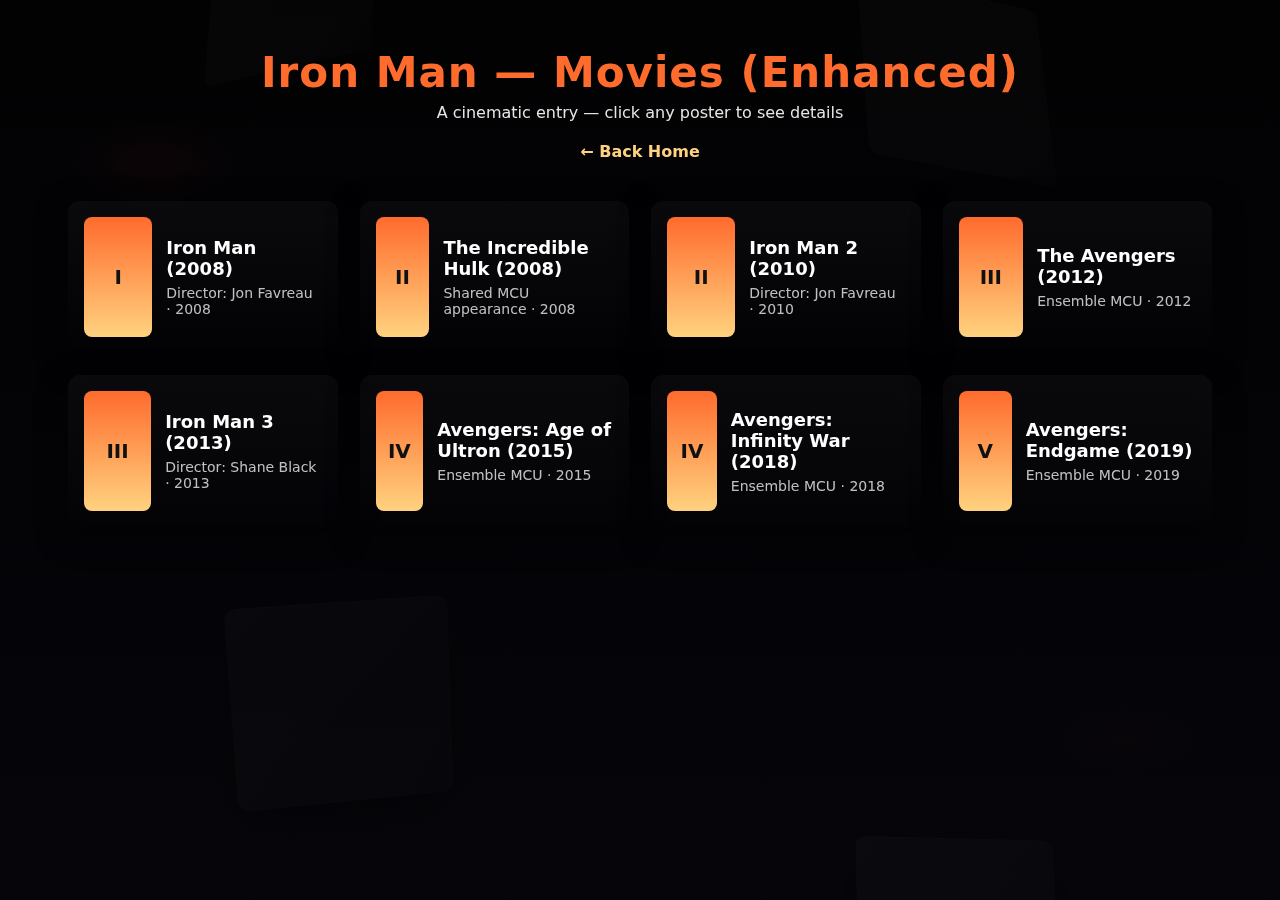
<file: movies.html>
<!doctype html>
<html lang="en">
<head>
  <meta charset="utf-8" />
  <meta name="viewport" content="width=device-width,initial-scale=1" />
  <title>IRON MAN — Movies</title>
  <link rel="stylesheet" href="movies.css">
</head>
<body>
  <canvas id="starfield" aria-hidden="true"></canvas>

  <div class="scene3d">
    <div class="space"></div>
    <div class="grid3d" aria-hidden="true">
      <div class="cube c1"></div>
      <div class="cube c2"></div>
      <div class="cube c3"></div>
      <div class="cube c4"></div>
      <div class="cube c5"></div>
      <div class="cube c6"></div>
      <div class="cube c7"></div>
      <div class="cube c8"></div>
    </div>

    <header class="movies-header">
      <h1>Iron Man — Movies (Enhanced)</h1>
      <p class="subtitle">A cinematic entry — click any poster to see details</p>
      <a class="back" href="index.html">← Back Home</a>
      <div class="header-glow"></div>
    </header>

    <main class="movies-list">
      <div class="movie-card">
        <div class="poster">I</div>
        <div class="meta">
          <h3>Iron Man (2008)</h3>
          <p>Director: Jon Favreau · 2008</p>
        </div>
      </div>

      <div class="movie-card">
        <div class="poster">II</div>
        <div class="meta">
          <h3>The Incredible Hulk (2008)</h3>
          <p>Shared MCU appearance · 2008</p>
        </div>
      </div>

      <div class="movie-card">
        <div class="poster">II</div>
        <div class="meta">
          <h3>Iron Man 2 (2010)</h3>
          <p>Director: Jon Favreau · 2010</p>
        </div>
      </div>

      <div class="movie-card">
        <div class="poster">III</div>
        <div class="meta">
          <h3>The Avengers (2012)</h3>
          <p>Ensemble MCU · 2012</p>
        </div>
      </div>

      <div class="movie-card">
        <div class="poster">III</div>
        <div class="meta">
          <h3>Iron Man 3 (2013)</h3>
          <p>Director: Shane Black · 2013</p>
        </div>
      </div>

      <div class="movie-card">
        <div class="poster">IV</div>
        <div class="meta">
          <h3>Avengers: Age of Ultron (2015)</h3>
          <p>Ensemble MCU · 2015</p>
        </div>
      </div>

      <div class="movie-card">
        <div class="poster">IV</div>
        <div class="meta">
          <h3>Avengers: Infinity War (2018)</h3>
          <p>Ensemble MCU · 2018</p>
        </div>
      </div>

      <div class="movie-card">
        <div class="poster">V</div>
        <div class="meta">
          <h3>Avengers: Endgame (2019)</h3>
          <p>Ensemble MCU · 2019</p>
        </div>
      </div>
    </main>
  </div>

  <div class="vignette"></div>
  <div class="scan"></div>

  <script>
  (function(){
    const canvas = document.getElementById('starfield');
    const ctx = canvas.getContext('2d');
    let DPR = Math.max(1, Math.min(2, window.devicePixelRatio || 1));
    let W = 0, H = 0;
    let MAX_Z = 1200;
    let BASE_SPEED = 1.1;
    const COLOR_BASE = ["255,100,100","255,60,60","220,30,30","255,20,20","255,140,80"];

    function setSize(){
      DPR = Math.max(1, Math.min(2, window.devicePixelRatio || 1));
      W = Math.ceil(innerWidth);
      H = Math.ceil(innerHeight);
      canvas.style.width = W + 'px';
      canvas.style.height = H + 'px';
      canvas.width = Math.floor(W * DPR);
      canvas.height = Math.floor(H * DPR);
      ctx.setTransform(DPR,0,0,DPR,0,0);
    }
    setSize();
    addEventListener('resize', ()=>{ setSize(); initStars(); });

    let STAR_COUNT = Math.floor(Math.max(120, (W*H)/9000));
    STAR_COUNT = Math.min(STAR_COUNT, 750);
    const stars = [];
    const comets = [];

    function rand(a,b){return Math.random()*(b-a)+a}

    function initStars(){
      stars.length = 0;
      STAR_COUNT = Math.floor(Math.max(120, (W*H)/9000));
      STAR_COUNT = Math.min(STAR_COUNT, 750);
      for(let i=0;i<STAR_COUNT;i++){
        stars.push({
          x: rand(-W, W),
          y: rand(-H, H),
          z: rand(2, MAX_Z),
          size: rand(0.3, 3.6),
          hue: Math.floor(rand(0, COLOR_BASE.length)),
          speed: rand(0.2, 1.6),
          tw: Math.random()*Math.PI*2,
          flick: Math.random()*0.6 + 0.4
        });
      }
    }

    initStars();

    let mouseX = 0, mouseY = 0;
    addEventListener('mousemove', e=>{
      mouseX = (e.clientX - W/2)/W*2;
      mouseY = (e.clientY - H/2)/H*2;
    });
    addEventListener('touchmove', e=>{
      const t = e.touches[0];
      if(t){ mouseX = (t.clientX - W/2)/W*2; mouseY = (t.clientY - H/2)/H*2; }
    },{passive:true});

    function spawnComet(){
      const fromLeft = Math.random()>.5;
      const startY = rand(H*0.05, H*0.95);
      const length = rand(180, 520);
      const speed = rand(6, 14);
      comets.push({x: fromLeft? -length : W + length, y: startY, vx: fromLeft? speed : -speed, vy: rand(-1.0,1.0), life: rand(90, 160), len: length, hue: Math.floor(rand(0,COLOR_BASE.length))});
      if(comets.length>3) comets.shift();
    }
    setInterval(()=>{ if(Math.random()<0.5) spawnComet(); }, 2400);

    let last = performance.now();
    function frame(now){
      const dt = Math.min(60, now-last)/16.6; last = now;
      ctx.globalCompositeOperation = 'source-over';
      ctx.fillStyle = 'rgba(4,2,2,0.28)';
      ctx.fillRect(0,0,W,H);
      ctx.globalCompositeOperation = 'lighter';
      const cx = W/2 + mouseX*180;
      const cy = H/2 + mouseY*120;

      for(let i=0;i<stars.length;i++){
        const s = stars[i];
        s.z -= (BASE_SPEED * s.speed) * dt;
        if(s.z <= 0.6){
          s.x = rand(-W, W);
          s.y = rand(-H, H);
          s.z = MAX_Z;
          s.size = rand(0.3,3.6);
          s.speed = rand(0.2,1.6);
          s.hue = Math.floor(rand(0, COLOR_BASE.length));
          s.tw = Math.random()*Math.PI*2;
          s.flick = Math.random()*0.6 + 0.4;
          continue;
        }
        const scale = 900 / s.z;
        const sx = (s.x * scale) + cx + (1 - s.z / MAX_Z) * (mouseX*260);
        const sy = (s.y * scale) + cy + (1 - s.z / MAX_Z) * (mouseY*180);
        const alpha = Math.min(1, (1 - s.z / MAX_Z) * 2.1) * s.flick;
        const radius = s.size * (1 + (1 - s.z / MAX_Z) * 8);
        const tw = 0.6 + Math.sin((now/260) + s.tw) * 0.55;
        drawStar(sx, sy, radius*tw, alpha, s.hue, Math.max(0.2, s.size/2));
        if(s.z < MAX_Z*0.35){
          const trailLen = Math.min(16, (1 - s.z / MAX_Z) * 120);
          ctx.beginPath();
          ctx.moveTo(sx - s.speed*2, sy - s.speed*2);
          ctx.lineTo(sx - trailLen, sy - trailLen);
          ctx.lineWidth = Math.max(0.4, radius/6);
          ctx.strokeStyle = `rgba(${COLOR_BASE[s.hue]}, ${Math.min(0.18, alpha*0.2)})`;
          ctx.stroke();
        }
      }

      for(let i=comets.length-1;i>=0;i--){
        const c = comets[i];
        c.x += c.vx * dt;
        c.y += c.vy * dt;
        c.life -= dt;
        const px = c.x, py = c.y;
        const tailX = px - c.vx * 6;
        const tailY = py - c.vy * 6;
        const g = ctx.createLinearGradient(px,py,tailX,tailY);
        const base = COLOR_BASE[c.hue];
        g.addColorStop(0, `rgba(${base},0.98)`);
        g.addColorStop(0.5, `rgba(${base},0.25)`);
        g.addColorStop(1, 'rgba(0,0,0,0)');
        ctx.beginPath();
        ctx.moveTo(px,py);
        ctx.lineTo(tailX,tailY);
        ctx.lineWidth = Math.max(2, Math.min(14, c.len/80));
        ctx.strokeStyle = g;
        ctx.stroke();
        drawStar(px, py, Math.min(18, Math.max(6, c.len/40)), 1, c.hue, 4);
        if(c.life <= 0 || px < -c.len || px > W + c.len) comets.splice(i,1);
      }

      ctx.globalCompositeOperation = 'source-over';
      const vg = ctx.createRadialGradient(W/2, H/2, Math.max(W,H)/6, W/2, H/2, Math.max(W,H)/1.05);
      vg.addColorStop(0, 'rgba(0,0,0,0)');
      vg.addColorStop(1, 'rgba(0,0,0,0.45)');
      ctx.fillStyle = vg;
      ctx.fillRect(0,0,W,H);

      requestAnimationFrame(frame);
    }

    function drawStar(x,y,r,alpha,ci,coreR){
      const base = COLOR_BASE[ci];
      const outer = ctx.createRadialGradient(x,y,0,x,y,Math.max(2, r*4));
      outer.addColorStop(0, `rgba(${base},${Math.min(1, alpha*0.95)})`);
      outer.addColorStop(0.12, `rgba(${base},${Math.max(0.18, alpha*0.45)})`);
      outer.addColorStop(0.5, `rgba(90,10,10,${Math.max(0.03, alpha*0.08)})`);
      outer.addColorStop(1, 'rgba(0,0,0,0)');
      ctx.fillStyle = outer;
      ctx.beginPath();
      ctx.arc(x,y,Math.max(1, r*3.8),0,Math.PI*2);
      ctx.fill();
      ctx.beginPath();
      ctx.fillStyle = `rgba(${base},${Math.min(1, alpha*1.15)})`;
      ctx.arc(x,y,Math.max(0.4, coreR),0,Math.PI*2);
      ctx.fill();
    }

    setSize();
    initStars();
    ctx.fillStyle = 'black'; ctx.fillRect(0,0,W,H);
    requestAnimationFrame(frame);

    window.__starEnh = {
      spawnComet, setDensity: (d)=>{ STAR_COUNT = Math.max(60, Math.min(1200, Math.floor(d))); initStars(); },
      setSpeed(s){ BASE_SPEED = s; }
    };
  })();
  </script>
</body>
</html>
</file>
<file: movies.css>
:root{
  --bg:#040507;
  --glass: rgba(255,255,255,0.04);
  --accent:#ffd27f;
  --accent-2:#ff6b2d;
}
*{box-sizing:border-box;margin:0;padding:0}
html,body{height:100%;font-family:Inter,system-ui,Segoe UI,Roboto,'Helvetica Neue',Arial;background:var(--bg);color:#fff}
#starfield{position:fixed;inset:0;width:100%;height:100%;z-index:0;display:block;background:radial-gradient(ellipse at 50% 10%, rgba(60,0,0,0.12) 0%, transparent 25%),linear-gradient(180deg,rgba(6,0,0,0.8),rgba(0,0,0,0.95))}
.scene3d{min-height:100vh;position:relative;overflow:hidden;z-index:2}
.space{position:absolute;inset:0;background:
  radial-gradient(900px 420px at 12% 18%, rgba(255,40,40,0.04), transparent 10%),
  radial-gradient(600px 300px at 88% 82%, rgba(255,90,90,0.02), transparent 12%),
  linear-gradient(180deg,#020203,#05050a);filter:brightness(.95);z-index:0}
.grid3d{position:absolute;inset:0;display:grid;place-items:center;perspective:1200px;z-index:1}
.cube{width:220px;height:220px;border-radius:12px;background:linear-gradient(135deg,rgba(255,255,255,0.03),rgba(255,255,255,0.01));box-shadow:inset 0 1px 0 rgba(255,255,255,0.02),0 20px 60px rgba(0,0,0,0.6);transform-style:preserve-3d;opacity:.55;animation:float 9s ease-in-out infinite}
.c1{transform:translate3d(-30vw,-20vh, -120px) rotateX(12deg) rotateY(-22deg);animation-delay:0s}
.c2{transform:translate3d(26vw,-30vh, -60px) rotateX(18deg) rotateY(18deg);animation-delay:1s}
.c3{transform:translate3d(-24vw,18vh, -40px) rotateX(-12deg) rotateY(12deg);animation-delay:2s}
.c4{transform:translate3d(28vw,26vh, -160px) rotateX(8deg) rotateY(-8deg);animation-delay:3s}
.c5{transform:translate3d(0vw,40vh, -40px) rotateX(6deg) rotateY(6deg);animation-delay:4s}
.c6{transform:translate3d(44vw,-6vh, -100px) rotateX(-6deg) rotateY(14deg);animation-delay:5s}
.c7{transform:translate3d(-44vw,-6vh, -140px) rotateX(10deg) rotateY(24deg);animation-delay:6s}
.c8{transform:translate3d(0vw,-50vh, -80px) rotateX(-8deg) rotateY(-18deg);animation-delay:7s}
@keyframes float{
  0%{transform:translateZ(-120px) translateY(0) rotateX(6deg) rotateY(6deg)}
  50%{transform:translateZ(60px) translateY(-18px) rotateX(-6deg) rotateY(-6deg)}
  100%{transform:translateZ(-120px) translateY(0) rotateX(6deg) rotateY(6deg)}
}
.movies-header{position:relative;z-index:2;padding:48px 24px 12px;text-align:center}
.movies-header h1{font-size:clamp(18px,4vw,42px);letter-spacing:1px;margin-bottom:6px;color:var(--accent-2)}
.movies-header .subtitle{opacity:.9;margin-bottom:12px}
.movies-header .back{display:inline-block;color:var(--accent);text-decoration:none;font-weight:700;margin-top:8px}
.movies-list{position:relative;z-index:2;display:grid;grid-template-columns:repeat(auto-fit,minmax(240px,1fr));gap:22px;padding:28px;max-width:1200px;margin:0 auto}
.movie-card{background:linear-gradient(180deg,rgba(255,255,255,0.03),rgba(0,0,0,0.06));border-radius:12px;padding:16px;display:flex;gap:14px;align-items:center;backdrop-filter:blur(6px);box-shadow:0 10px 30px rgba(0,0,0,0.5);transform:translateZ(0);transition:transform .28s ease,box-shadow .28s ease}
.movie-card:hover{transform:translateY(-10px) scale(1.02);box-shadow:0 22px 60px rgba(0,0,0,0.65);cursor:pointer}
.poster{width:86px;height:120px;border-radius:8px;background:linear-gradient(180deg,var(--accent-2),var(--accent));display:grid;place-items:center;font-weight:800;color:#111;font-size:20px}
.meta h3{margin:0 0 6px;font-size:18px}
.meta p{margin:0;opacity:.75;font-size:14px}
@media (max-width:760px){
  .movie-card{flex-direction:row;align-items:center}
  .poster{width:70px;height:100px}
}
</file>
